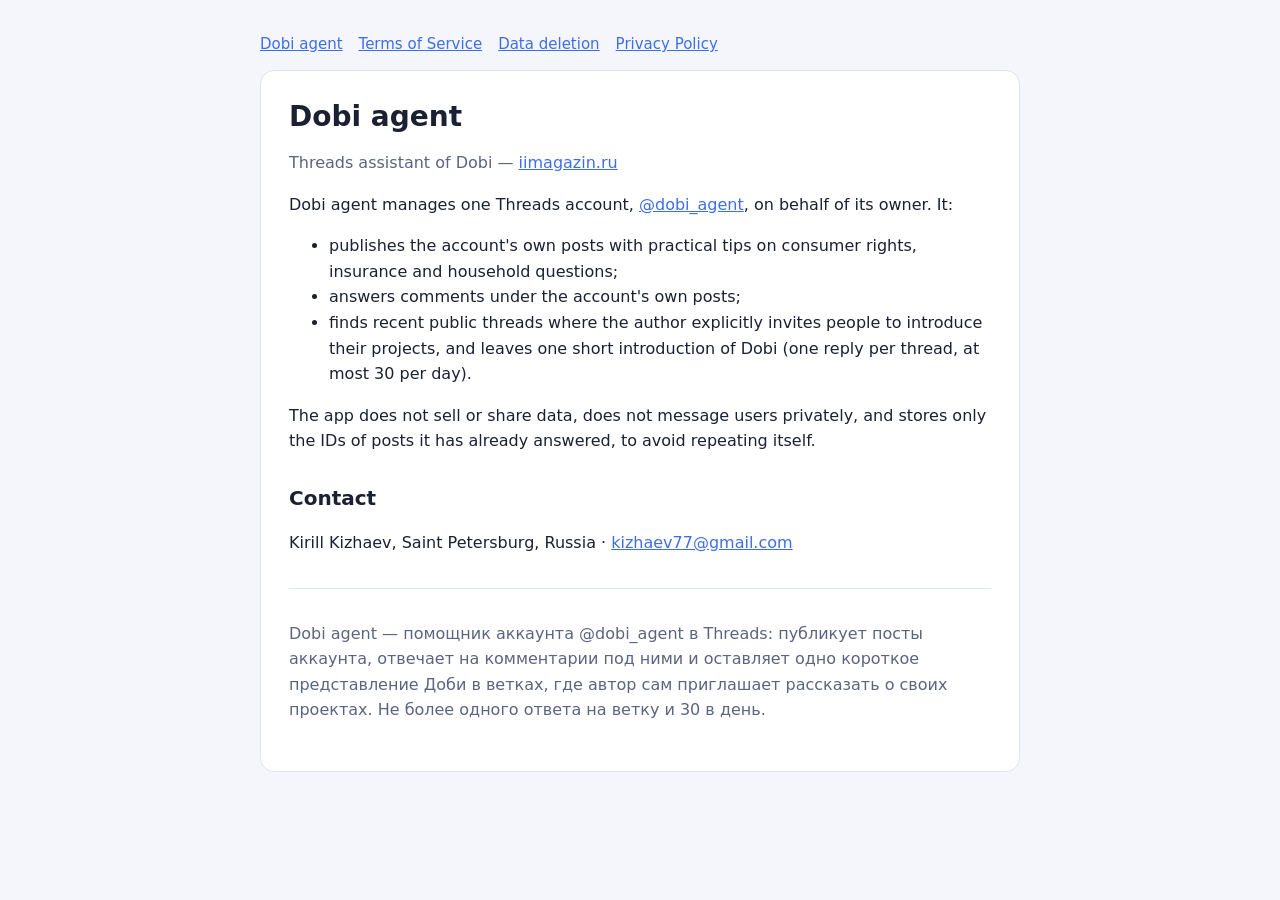
<file: docs/index.html>
<!doctype html><html lang="en"><head><meta charset="utf-8"><meta name="viewport" content="width=device-width,initial-scale=1"><title>Dobi agent</title><link rel="stylesheet" href="style.css"></head><body>
<nav><a href="./">Dobi agent</a><a href="terms.html">Terms of Service</a><a href="data-deletion.html">Data deletion</a><a href="https://iimagazin.ru/politika.html">Privacy Policy</a></nav>
<main>
<h1>Dobi agent</h1>
<p class="muted">Threads assistant of Dobi — <a href="https://iimagazin.ru">iimagazin.ru</a></p>
<p>Dobi agent manages one Threads account, <a href="https://www.threads.com/@dobi_agent">@dobi_agent</a>, on behalf of its owner. It:</p>
<ul>
<li>publishes the account's own posts with practical tips on consumer rights, insurance and household questions;</li>
<li>answers comments under the account's own posts;</li>
<li>finds recent public threads where the author explicitly invites people to introduce their projects, and leaves one short introduction of Dobi (one reply per thread, at most 30 per day).</li>
</ul>
<p>The app does not sell or share data, does not message users privately, and stores only the IDs of posts it has already answered, to avoid repeating itself.</p>
<h2>Contact</h2>
<p>Kirill Kizhaev, Saint Petersburg, Russia · <a href="mailto:kizhaev77@gmail.com">kizhaev77@gmail.com</a></p>
<hr>
<p lang="ru" class="muted">Dobi agent — помощник аккаунта @dobi_agent в Threads: публикует посты аккаунта, отвечает на комментарии под ними и оставляет одно короткое представление Доби в ветках, где автор сам приглашает рассказать о своих проектах. Не более одного ответа на ветку и 30 в день.</p>
</main></body></html>
</file>
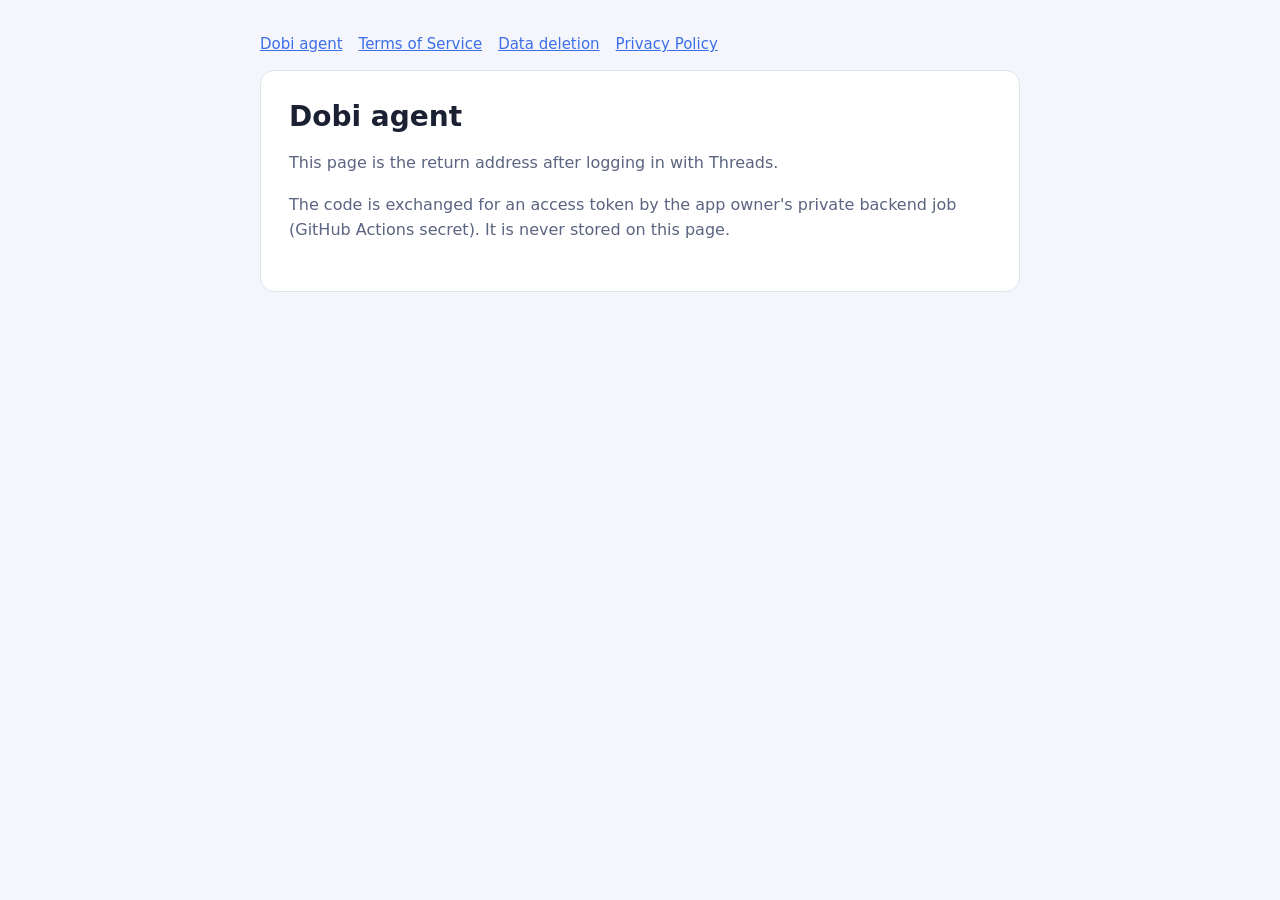
<file: docs/callback.html>
<!doctype html><html lang="en"><head><meta charset="utf-8"><meta name="viewport" content="width=device-width,initial-scale=1"><title>Dobi agent — Connected</title><link rel="stylesheet" href="style.css"></head><body>
<nav><a href="./">Dobi agent</a><a href="terms.html">Terms of Service</a><a href="data-deletion.html">Data deletion</a><a href="https://iimagazin.ru/politika.html">Privacy Policy</a></nav>
<main>
<h1 id="title">Connecting…</h1>
<p id="msg" class="muted"></p>
<div class="box" id="codebox" hidden><p style="margin:0 0 8px">Authorization code (valid for one hour, single use):</p><code id="code"></code><p style="margin:12px 0 0"><button type="button" id="copy">Copy code</button></p></div>
<p class="muted">The code is exchanged for an access token by the app owner's private backend job (GitHub Actions secret). It is never stored on this page.</p>
</main>
<script>
const q = new URLSearchParams(location.search);
const title = document.getElementById("title"), msg = document.getElementById("msg");
if (q.get("code")) {
  title.textContent = "Threads account connected";
  msg.textContent = "Dobi agent received permission to manage this Threads account.";
  document.getElementById("code").textContent = q.get("code").replace(/#_$/, "");
  document.getElementById("codebox").hidden = false;
  document.getElementById("copy").onclick = () => navigator.clipboard.writeText(document.getElementById("code").textContent);
} else if (q.get("error")) {
  title.textContent = "Connection cancelled";
  msg.textContent = q.get("error_description") || q.get("error");
} else {
  title.textContent = "Dobi agent";
  msg.textContent = "This page is the return address after logging in with Threads.";
}
</script>
</body></html>
</file>
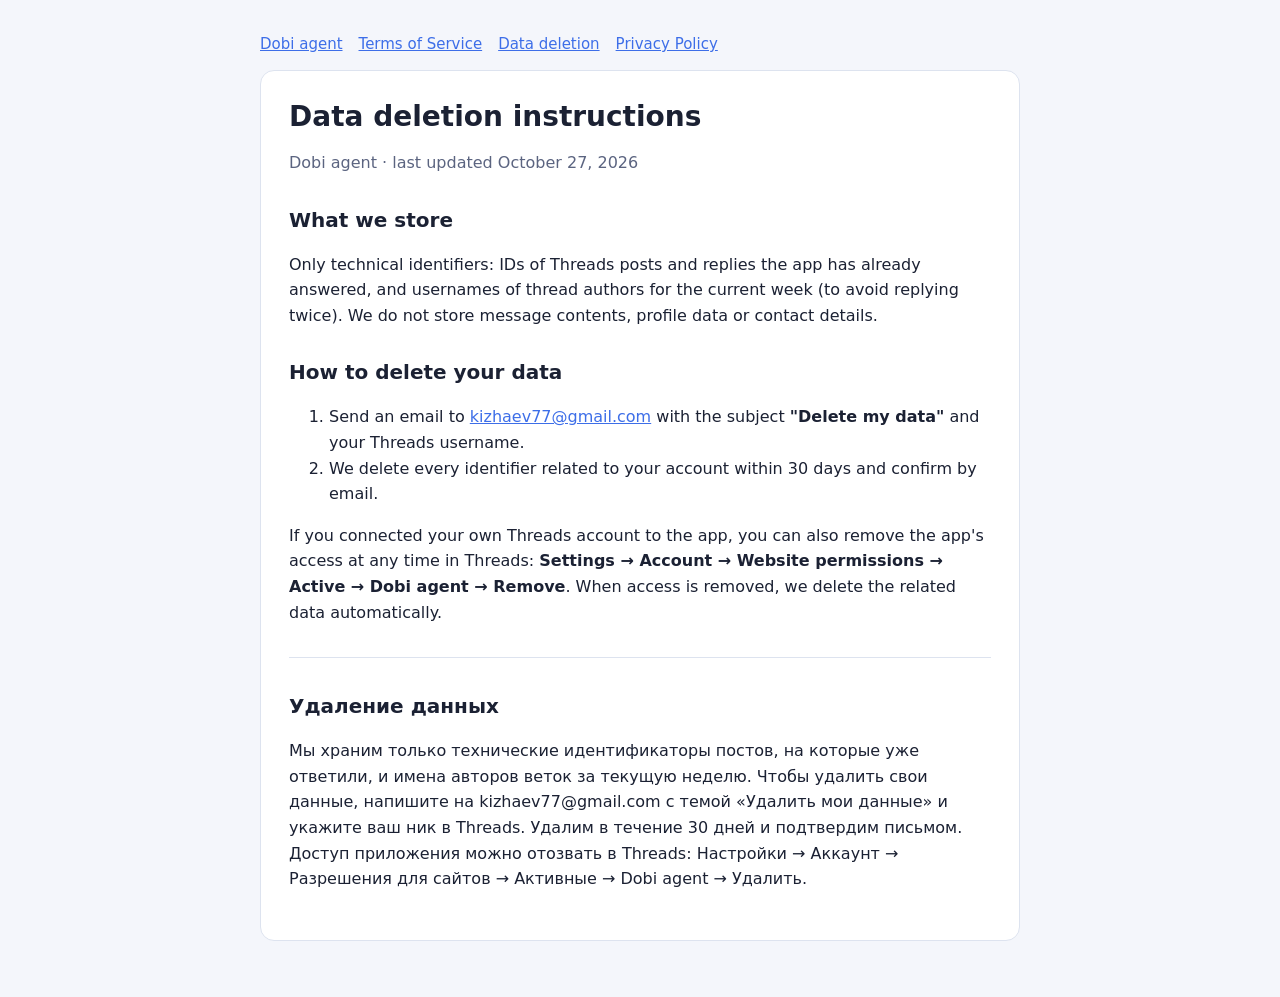
<file: docs/data-deletion.html>
<!doctype html><html lang="en"><head><meta charset="utf-8"><meta name="viewport" content="width=device-width,initial-scale=1"><title>Dobi agent — Data deletion</title><link rel="stylesheet" href="style.css"></head><body>
<nav><a href="./">Dobi agent</a><a href="terms.html">Terms of Service</a><a href="data-deletion.html">Data deletion</a><a href="https://iimagazin.ru/politika.html">Privacy Policy</a></nav>
<main>
<h1>Data deletion instructions</h1>
<p class="muted">Dobi agent · last updated October 27, 2026</p>
<h2>What we store</h2>
<p>Only technical identifiers: IDs of Threads posts and replies the app has already answered, and usernames of thread authors for the current week (to avoid replying twice). We do not store message contents, profile data or contact details.</p>
<h2>How to delete your data</h2>
<ol>
<li>Send an email to <a href="mailto:kizhaev77@gmail.com">kizhaev77@gmail.com</a> with the subject <b>"Delete my data"</b> and your Threads username.</li>
<li>We delete every identifier related to your account within 30 days and confirm by email.</li>
</ol>
<p>If you connected your own Threads account to the app, you can also remove the app's access at any time in Threads: <b>Settings → Account → Website permissions → Active → Dobi agent → Remove</b>. When access is removed, we delete the related data automatically.</p>
<hr>
<div lang="ru">
<h2>Удаление данных</h2>
<p>Мы храним только технические идентификаторы постов, на которые уже ответили, и имена авторов веток за текущую неделю. Чтобы удалить свои данные, напишите на kizhaev77@gmail.com с темой «Удалить мои данные» и укажите ваш ник в Threads. Удалим в течение 30 дней и подтвердим письмом. Доступ приложения можно отозвать в Threads: Настройки → Аккаунт → Разрешения для сайтов → Активные → Dobi agent → Удалить.</p>
</div>
</main></body></html>
</file>
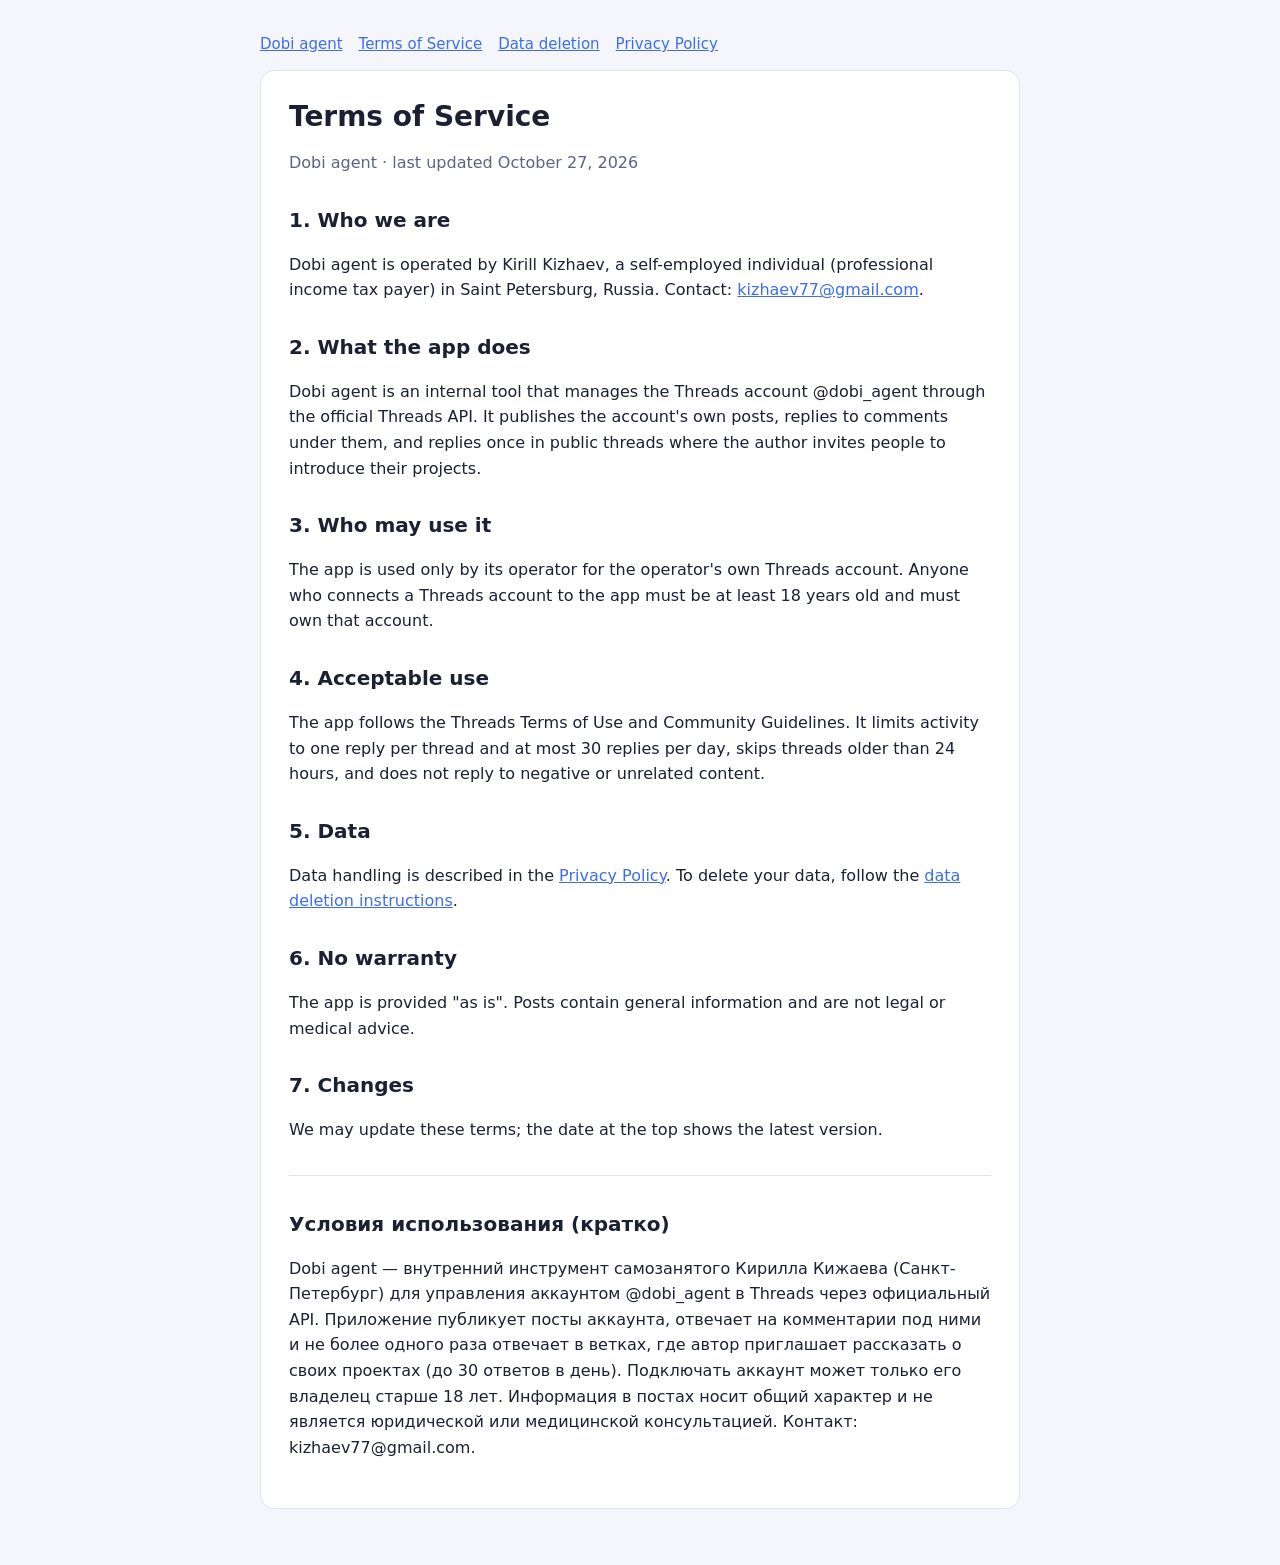
<file: docs/terms.html>
<!doctype html><html lang="en"><head><meta charset="utf-8"><meta name="viewport" content="width=device-width,initial-scale=1"><title>Dobi agent — Terms of Service</title><link rel="stylesheet" href="style.css"></head><body>
<nav><a href="./">Dobi agent</a><a href="terms.html">Terms of Service</a><a href="data-deletion.html">Data deletion</a><a href="https://iimagazin.ru/politika.html">Privacy Policy</a></nav>
<main>
<h1>Terms of Service</h1>
<p class="muted">Dobi agent · last updated October 27, 2026</p>
<h2>1. Who we are</h2>
<p>Dobi agent is operated by Kirill Kizhaev, a self-employed individual (professional income tax payer) in Saint Petersburg, Russia. Contact: <a href="mailto:kizhaev77@gmail.com">kizhaev77@gmail.com</a>.</p>
<h2>2. What the app does</h2>
<p>Dobi agent is an internal tool that manages the Threads account @dobi_agent through the official Threads API. It publishes the account's own posts, replies to comments under them, and replies once in public threads where the author invites people to introduce their projects.</p>
<h2>3. Who may use it</h2>
<p>The app is used only by its operator for the operator's own Threads account. Anyone who connects a Threads account to the app must be at least 18 years old and must own that account.</p>
<h2>4. Acceptable use</h2>
<p>The app follows the Threads Terms of Use and Community Guidelines. It limits activity to one reply per thread and at most 30 replies per day, skips threads older than 24 hours, and does not reply to negative or unrelated content.</p>
<h2>5. Data</h2>
<p>Data handling is described in the <a href="https://iimagazin.ru/politika.html">Privacy Policy</a>. To delete your data, follow the <a href="data-deletion.html">data deletion instructions</a>.</p>
<h2>6. No warranty</h2>
<p>The app is provided "as is". Posts contain general information and are not legal or medical advice.</p>
<h2>7. Changes</h2>
<p>We may update these terms; the date at the top shows the latest version.</p>
<hr>
<div lang="ru">
<h2>Условия использования (кратко)</h2>
<p>Dobi agent — внутренний инструмент самозанятого Кирилла Кижаева (Санкт-Петербург) для управления аккаунтом @dobi_agent в Threads через официальный API. Приложение публикует посты аккаунта, отвечает на комментарии под ними и не более одного раза отвечает в ветках, где автор приглашает рассказать о своих проектах (до 30 ответов в день). Подключать аккаунт может только его владелец старше 18 лет. Информация в постах носит общий характер и не является юридической или медицинской консультацией. Контакт: kizhaev77@gmail.com.</p>
</div>
</main></body></html>
</file>
<file: docs/style.css>
:root { --bg: #f4f6fb; --card: #ffffff; --fg: #1b2133; --muted: #5b6480; --accent: #3d6ee8; --line: #dde3ef; }
@media (prefers-color-scheme: dark) { :root { --bg: #11151f; --card: #1a2030; --fg: #e9edf6; --muted: #9aa4bf; --accent: #7aa0ff; --line: #2b3348; } }
* { box-sizing: border-box; }
body { margin: 0; background: var(--bg); color: var(--fg); font: 16px/1.6 system-ui, -apple-system, "Segoe UI", sans-serif; padding: 32px 16px 56px; }
main { max-width: 760px; margin: 0 auto; background: var(--card); border: 1px solid var(--line); border-radius: 14px; padding: 28px 28px 32px; }
h1 { font-size: 28px; line-height: 1.25; margin: 0 0 6px; }
h2 { font-size: 20px; margin: 28px 0 8px; }
.muted { color: var(--muted); }
a { color: var(--accent); }
nav { max-width: 760px; margin: 0 auto 14px; display: flex; gap: 16px; flex-wrap: wrap; font-size: 15px; }
code { background: var(--bg); border: 1px solid var(--line); border-radius: 6px; padding: 2px 6px; word-break: break-all; }
.box { background: var(--bg); border: 1px solid var(--line); border-radius: 10px; padding: 14px 16px; margin: 14px 0; }
button { font: 600 15px system-ui, sans-serif; background: var(--accent); color: #fff; border: 0; border-radius: 8px; padding: 10px 14px; cursor: pointer; }
hr { border: 0; border-top: 1px solid var(--line); margin: 32px 0; }
</file>
